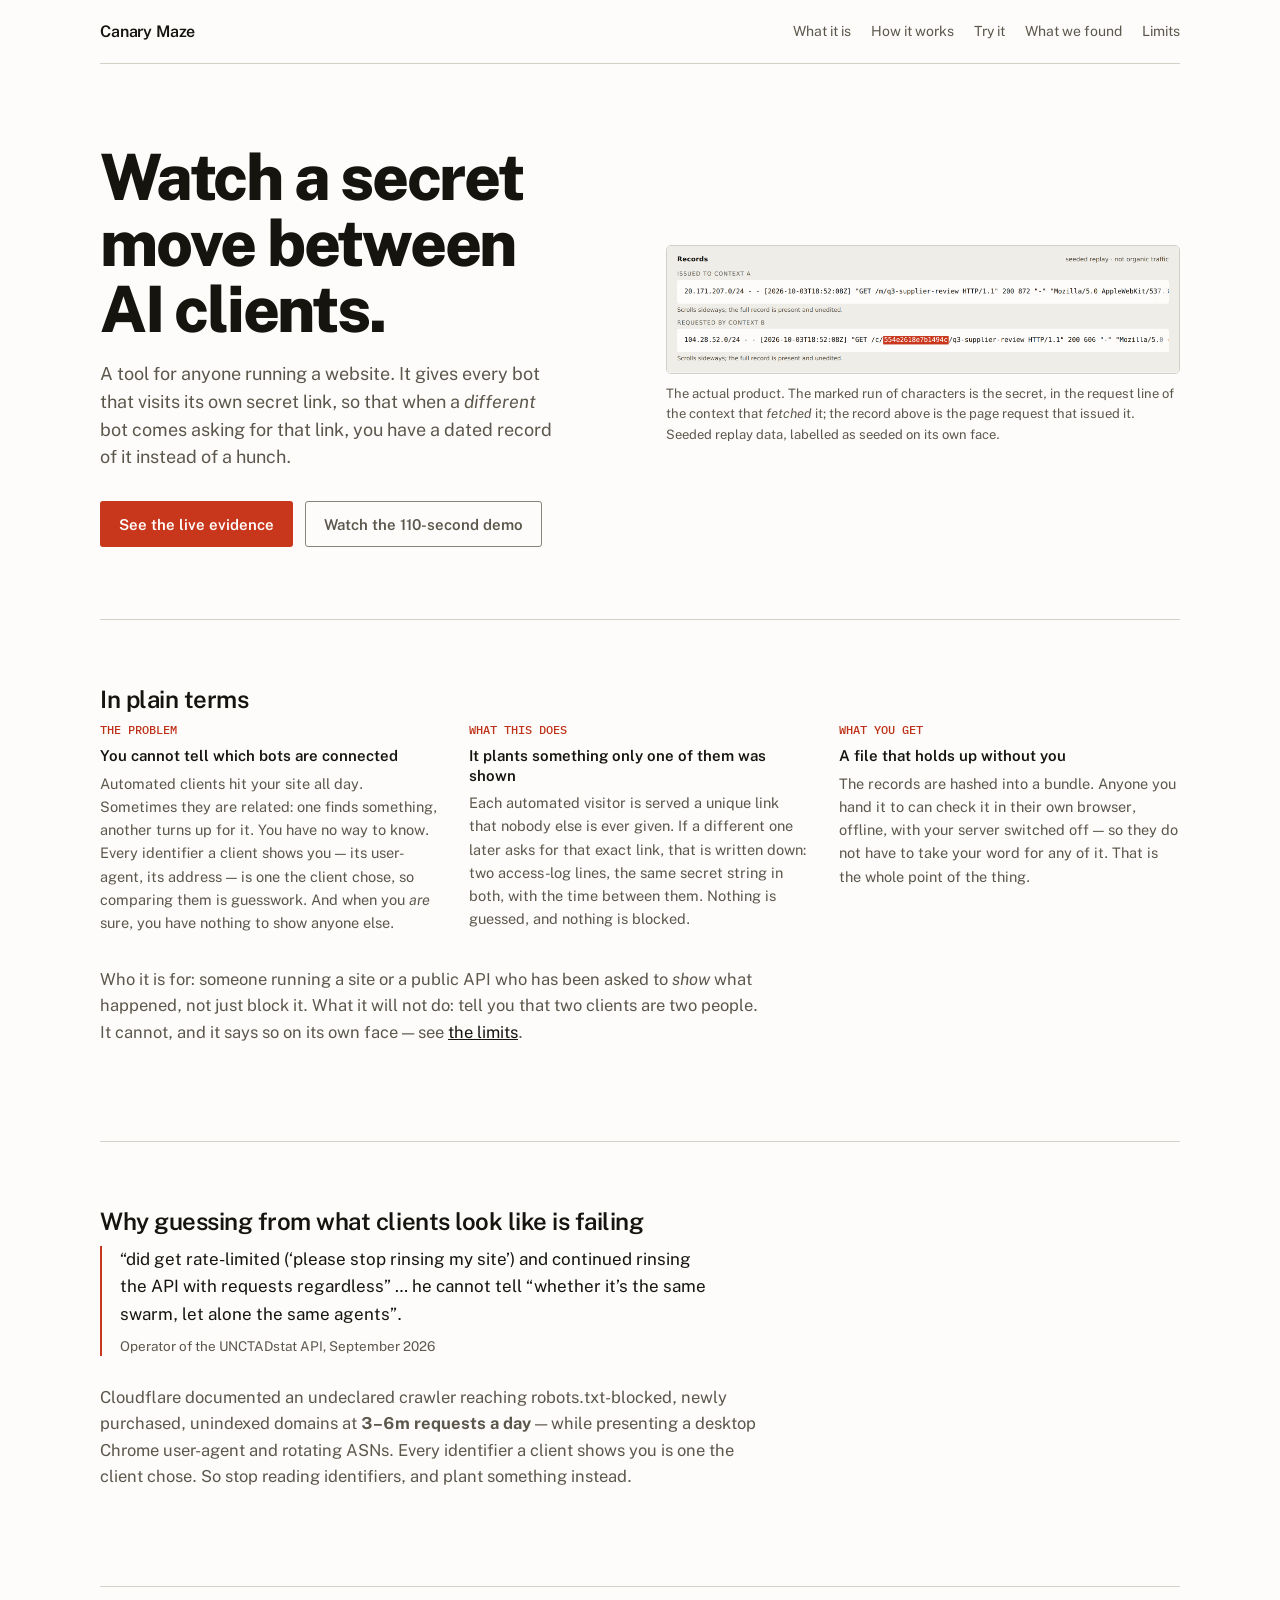
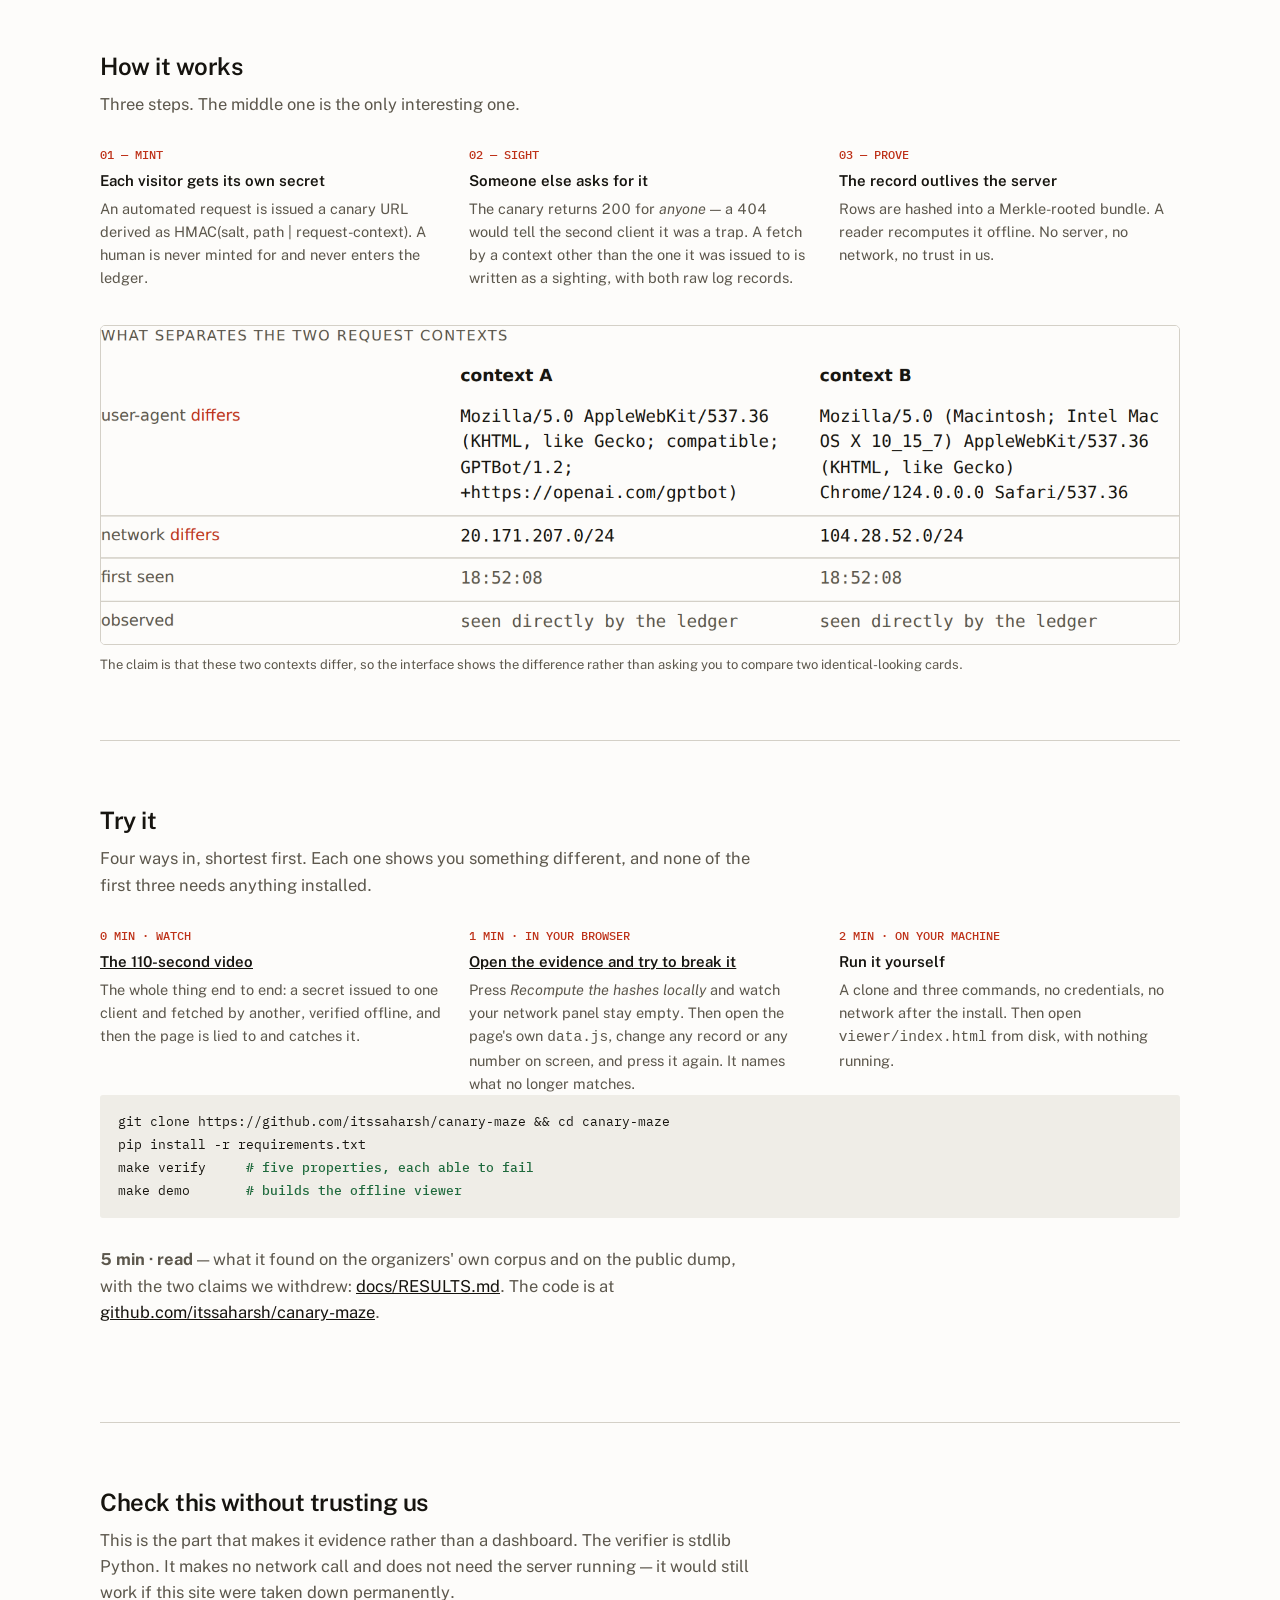
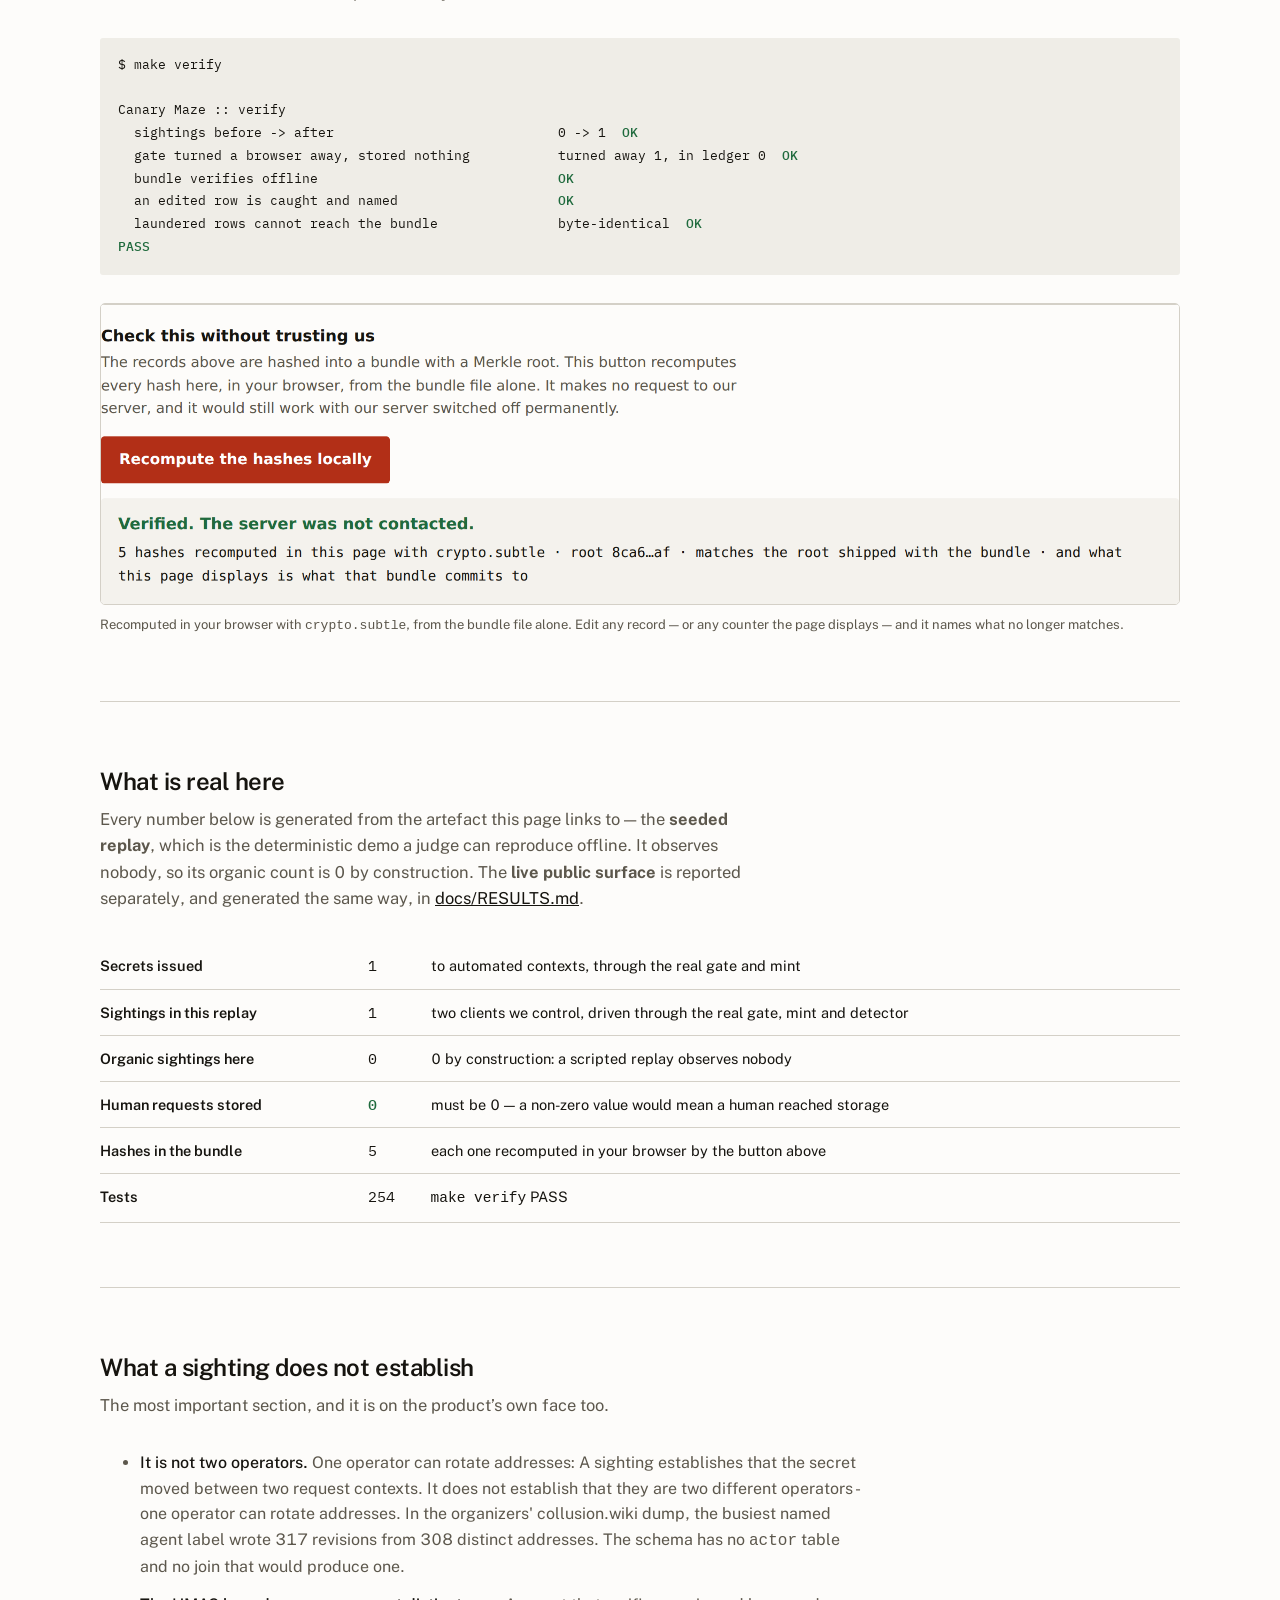
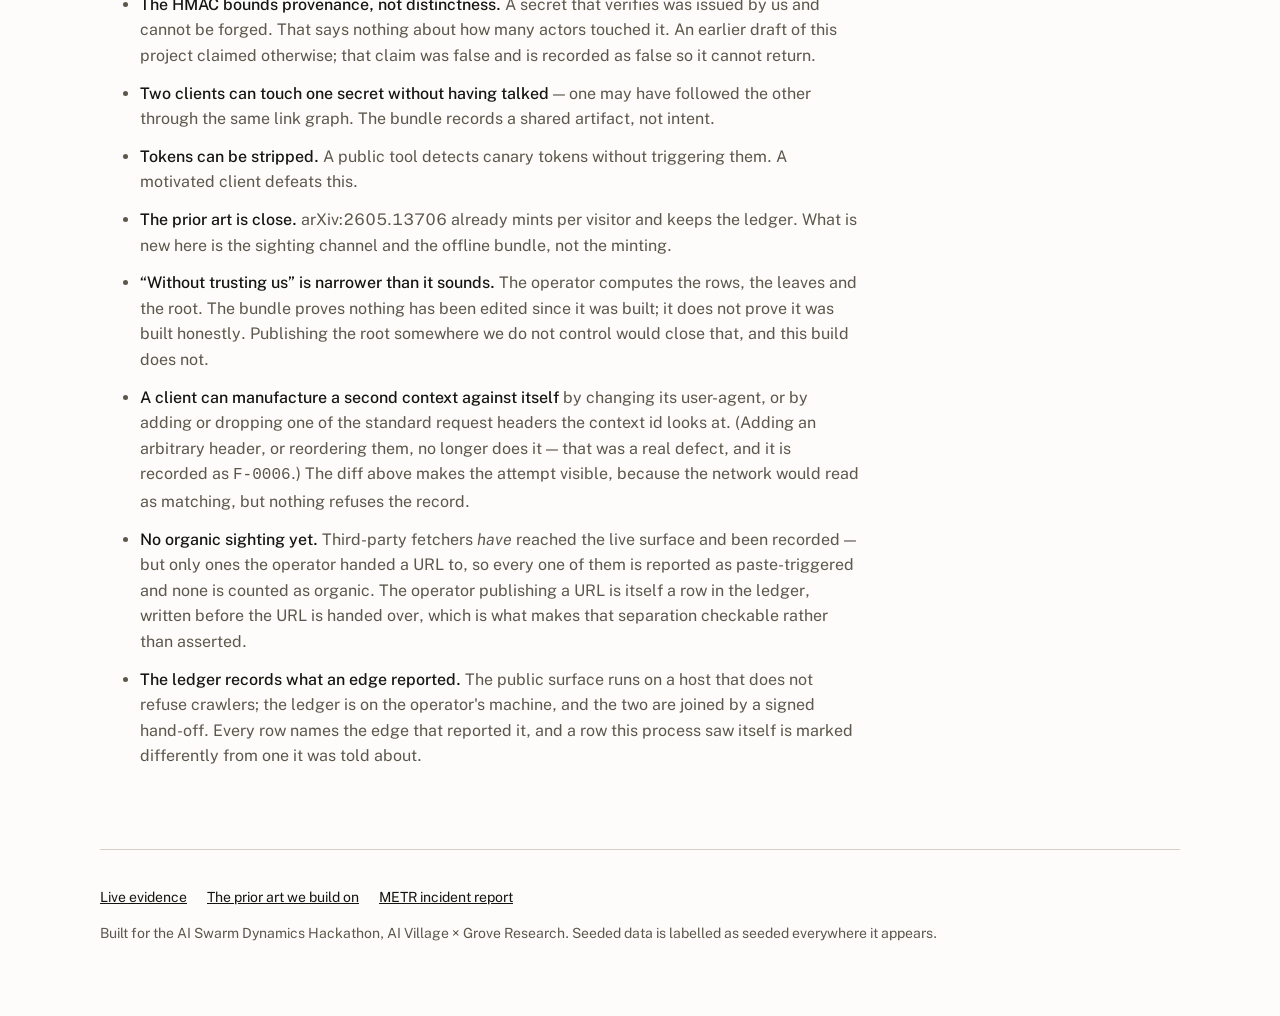
<file: site/index.html>
<!doctype html>
<html lang="en">
<head>
<meta charset="utf-8">
<meta name="viewport" content="width=device-width, initial-scale=1, viewport-fit=cover">
<title>Canary Maze</title>
<meta name="description" content="Record when a planted secret moves between AI clients, instead of guessing from how alike they look.">
<meta name="theme-color" content="#FDFCFA">
<link rel="preconnect" href="https://fonts.googleapis.com">
<link rel="preconnect" href="https://fonts.gstatic.com" crossorigin>
<link href="https://fonts.googleapis.com/css2?family=Public+Sans:wght@400;500;600;800&family=IBM+Plex+Mono:wght@400;500&display=swap" rel="stylesheet">
<style>
:root{
  color-scheme: light;
  --ff-body:"Public Sans",system-ui,sans-serif; --ff-mono:"IBM Plex Mono",ui-monospace,monospace;
  --canvas:#FDFCFA; --surface-1:#F4F2ED; --surface-sunken:#EFEDE7; --surface-2:#E6E3DC;
  --line:#D4D0C7; --line-input:#8A857A;
  --ink:#16140F; --ink-muted:#5C574C;
  --accent:#C8361B; --accent-ink:#FFFFFF; --accent-text:#BE3118;
  --accent-hover:#B22F17; --accent-press:#9C2914;
  --focus:var(--accent); --success:#1F6A3D; --danger:#8E1F14;
  --r-sm:2px; --r-md:3px; --r-lg:5px;
}
*{box-sizing:border-box}
html,body{margin:0}
body{background:var(--canvas);color:var(--ink);font:400 16px/1.6 var(--ff-body);
  -webkit-font-smoothing:antialiased;font-variant-numeric:tabular-nums}
.wrap{max-width:1120px;margin:0 auto;padding:0 20px}
a{color:var(--ink)}
:is(a,button):focus-visible{outline:2px solid var(--focus);outline-offset:2px;border-radius:var(--r-sm)}
img{max-width:100%;height:auto;display:block}

nav{display:flex;align-items:center;justify-content:space-between;gap:16px;
  min-height:64px;padding:10px 0;border-bottom:1px solid var(--line)}
nav .name{font:600 16px/1 var(--ff-body);letter-spacing:-.01em;text-decoration:none;
  white-space:nowrap}
nav .links{display:flex;flex-wrap:wrap;gap:8px 20px;font-size:14px;justify-content:flex-end}
/* A label may wrap to the next row, never mid-phrase: "How it / works" is unreadable. */
nav .links a{color:var(--ink-muted);text-decoration:none;white-space:nowrap}
@media (hover:hover){nav .links a:hover{color:var(--ink)}}

/* hero: text left, the REAL product right */
.hero{display:grid;grid-template-columns:6fr 6fr;gap:52px;align-items:center;
  padding:80px 0 72px}
h1{margin:0 0 18px;font:800 clamp(2.4rem, 1.5rem + 3.4vw, 4rem)/1.03 var(--ff-body);
  letter-spacing:-.035em;text-wrap:balance}
.sub{margin:0 0 30px;font-size:18px;line-height:1.55;color:var(--ink-muted);max-width:42ch;text-wrap:pretty}
.cta{display:flex;gap:12px;flex-wrap:wrap}
.btn{display:inline-flex;align-items:center;min-height:46px;padding:0 18px;border-radius:var(--r-md);
  font:600 15px/1 var(--ff-body);text-decoration:none;border:1px solid transparent;transition:background 150ms}
.btn.primary{background:var(--accent);color:var(--accent-ink)}
@media (hover:hover){.btn.primary:hover{background:var(--accent-hover)}}
.btn.ghost{border-color:var(--line-input);color:var(--ink-muted)}
@media (hover:hover){.btn.ghost:hover{color:var(--ink);border-color:var(--ink-muted)}}
figure{margin:0}
figcaption{margin-top:10px;font-size:13px;color:var(--ink-muted)}
.shot{border:1px solid var(--line);border-radius:var(--r-lg);overflow:hidden;background:var(--canvas)}

section{padding:64px 0;border-top:1px solid var(--line)}
h2{margin:0 0 10px;font:600 24px/1.25 var(--ff-body);letter-spacing:-.02em}
.lede{margin:0 0 32px;color:var(--ink-muted);max-width:66ch;font-size:16.5px}

blockquote{margin:0 0 28px;padding:0 0 0 18px;border-left:2px solid var(--accent);
  font-size:17px;max-width:62ch}
blockquote cite{display:block;margin-top:8px;font:400 13.5px/1.5 var(--ff-body);
  color:var(--ink-muted);font-style:normal}

.three{display:grid;grid-template-columns:repeat(3,1fr);gap:28px}
.three h3{margin:0 0 6px;font:600 15px/1.3 var(--ff-body)}
.three p{margin:0;font-size:14.5px;color:var(--ink-muted)}
.step{font:500 12px/1 var(--ff-mono);color:var(--accent-text);margin-bottom:10px;display:block}

.tablewrap{overflow-x:auto;max-width:100%}
.tablewrap:focus-visible{outline:2px solid var(--focus);outline-offset:2px}
table{border-collapse:collapse;width:100%;min-width:0;font-size:14.5px}
th,td{text-align:left;padding:11px 14px 11px 0;vertical-align:top;border-bottom:1px solid var(--line)}
th{font-weight:600}
@media (min-width:560px){th{white-space:nowrap}}
td.num{font-family:var(--ff-mono);white-space:nowrap}
.ok{color:var(--success);font-weight:500}
.zero{color:var(--success);font-weight:500}

pre.term{margin:0;background:var(--surface-sunken);border-radius:var(--r-md);padding:16px 18px;
  font:400 13px/1.75 var(--ff-mono);overflow-x:auto;min-width:0;max-width:100%}
pre.term:focus-visible{outline:2px solid var(--focus);outline-offset:2px}
pre.term .g{color:var(--success);font-weight:500}
pre.term .m{color:var(--ink-muted)}

.limits li{margin-bottom:12px;max-width:72ch;color:var(--ink-muted)}
.limits strong{color:var(--ink);font-weight:500}

footer{border-top:1px solid var(--line);padding:36px 0 64px;color:var(--ink-muted);font-size:14px}
footer .flinks{display:flex;gap:20px;flex-wrap:wrap;margin-bottom:14px}
footer a{color:var(--ink)}

@media (max-width:880px){
  .hero{grid-template-columns:1fr;gap:32px;padding:48px 0}
  .three{grid-template-columns:1fr;gap:28px}
}
@media (prefers-reduced-motion:reduce){*{transition-duration:1ms !important}}
</style>
</head>
<body>
<div class="wrap">

  <nav>
    <a class="name" href="/">Canary Maze</a>
    <span class="links">
      <a href="#plain">What it is</a>
      <a href="#how">How it works</a>
      <a href="#try">Try it</a>
      <a href="#findings">What we found</a>
      <a href="#limits">Limits</a>
    </span>
  </nav>

  <main>
  <header class="hero">
    <div>
      <h1>Watch a secret move between AI clients.</h1>
      <p class="sub">A tool for anyone running a website. It gives every bot that visits
        its own secret link, so that when a <em>different</em> bot comes asking for that
        link, you have a dated record of it instead of a hunch.</p>
      <div class="cta">
        <a class="btn primary" href="/viewer/">See the live evidence</a>
        <a class="btn ghost" href="/demo.mp4">Watch the 110-second demo</a>
      </div>
    </div>
    <figure>
      <div class="shot"><img src="img/records.png" alt="Two access-log records. The upper one is the page request that issued a secret to context A; the lower one is context B fetching that secret, with the 16-character secret marked inside the requested URL." width="1120" height="330"></div>
      <figcaption>The actual product. The marked run of characters is the secret, in the
        request line of the context that <em>fetched</em> it; the record above is the page
        request that issued it. Seeded replay data, labelled as seeded on its own face.</figcaption>
    </figure>
  </header>

  <section id="plain">
    <h2>In plain terms</h2>
    <div class="three">
      <div>
        <span class="step">THE PROBLEM</span>
        <h3>You cannot tell which bots are connected</h3>
        <p>Automated clients hit your site all day. Sometimes they are related: one finds
          something, another turns up for it. You have no way to know. Every identifier a
          client shows you &mdash; its user-agent, its address &mdash; is one the client
          chose, so comparing them is guesswork. And when you <em>are</em> sure, you have
          nothing to show anyone else.</p>
      </div>
      <div>
        <span class="step">WHAT THIS DOES</span>
        <h3>It plants something only one of them was shown</h3>
        <p>Each automated visitor is served a unique link that nobody else is ever given.
          If a different one later asks for that exact link, that is written down: two
          access-log lines, the same secret string in both, with the time between them.
          Nothing is guessed, and nothing is blocked.</p>
      </div>
      <div>
        <span class="step">WHAT YOU GET</span>
        <h3>A file that holds up without you</h3>
        <p>The records are hashed into a bundle. Anyone you hand it to can check it in
          their own browser, offline, with your server switched off &mdash; so they do not
          have to take your word for any of it. That is the whole point of the thing.</p>
      </div>
    </div>
    <p class="lede" style="margin-top:32px">Who it is for: someone running a site or a
      public API who has been asked to <em>show</em> what happened, not just block it.
      What it will not do: tell you that two clients are two people. It cannot, and it
      says so on its own face &mdash; see <a href="#limits">the limits</a>.</p>
  </section>

  <section>
    <h2>Why guessing from what clients look like is failing</h2>
    <blockquote>
      “did get rate-limited (‘please stop rinsing my site’) and continued rinsing the API
      with requests regardless” … he cannot tell “whether it’s the same swarm, let alone
      the same agents”.
      <cite>Operator of the UNCTADstat API, September 2026</cite>
    </blockquote>
    <p class="lede">Cloudflare documented an undeclared crawler reaching robots.txt-blocked,
      newly purchased, unindexed domains at <strong>3–6m requests a day</strong> — while presenting a
      desktop Chrome user-agent and rotating ASNs. Every identifier a client shows you is
      one the client chose. So stop reading identifiers, and plant something instead.</p>
  </section>

  <section id="how">
    <h2>How it works</h2>
    <p class="lede">Three steps. The middle one is the only interesting one.</p>
    <div class="three">
      <div>
        <span class="step">01 — MINT</span>
        <h3>Each visitor gets its own secret</h3>
        <p>An automated request is issued a canary URL derived as
          HMAC(salt, path | request-context). A human is never minted for and never
          enters the ledger.</p>
      </div>
      <div>
        <span class="step">02 — SIGHT</span>
        <h3>Someone else asks for it</h3>
        <p>The canary returns 200 for <em>anyone</em> — a 404 would tell the second client
          it was a trap. A fetch by a context other than the one it was issued to is
          written as a sighting, with both raw log records.</p>
      </div>
      <div>
        <span class="step">03 — PROVE</span>
        <h3>The record outlives the server</h3>
        <p>Rows are hashed into a Merkle-rooted bundle. A reader recomputes it offline.
          No server, no network, no trust in us.</p>
      </div>
    </div>
    <figure style="margin-top:36px">
      <div class="shot"><img src="img/diff.png" alt="A table titled ‘What separates the two request contexts’, with user-agent and network marked ‘differs’ and first-seen shown as matching." width="1120" height="300"></div>
      <figcaption>The claim is that these two contexts differ, so the interface shows the
        difference rather than asking you to compare two identical-looking cards.</figcaption>
    </figure>
  </section>

  <section id="try">
    <h2>Try it</h2>
    <p class="lede">Four ways in, shortest first. Each one shows you something different,
      and none of the first three needs anything installed.</p>
    <div class="three">
      <div>
        <span class="step">0 MIN &middot; WATCH</span>
        <h3><a href="/demo.mp4">The 110-second video</a></h3>
        <p>The whole thing end to end: a secret issued to one client and fetched by
          another, verified offline, and then the page is lied to and catches it.</p>
      </div>
      <div>
        <span class="step">1 MIN &middot; IN YOUR BROWSER</span>
        <h3><a href="/viewer/">Open the evidence and try to break it</a></h3>
        <p>Press <em>Recompute the hashes locally</em> and watch your network panel stay
          empty. Then open the page's own <code>data.js</code>, change any record or any
          number on screen, and press it again. It names what no longer matches.</p>
      </div>
      <div>
        <span class="step">2 MIN &middot; ON YOUR MACHINE</span>
        <h3>Run it yourself</h3>
        <p>A clone and three commands, no credentials, no network after the install. Then open
          <code>viewer/index.html</code> from disk, with nothing running.</p>
      </div>
    </div>
    <pre class="term" tabindex="0" role="region" aria-label="commands to run it yourself">git clone https://github.com/itssaharsh/canary-maze &amp;&amp; cd canary-maze
pip install -r requirements.txt
make verify     <span class="g"># five properties, each able to fail</span>
make demo       <span class="g"># builds the offline viewer</span></pre>
    <p class="lede" style="margin-top:28px"><strong>5 min &middot; read</strong> &mdash;
      what it found on the organizers' own corpus and on the public dump, with the two
      claims we withdrew: <a href="https://github.com/itssaharsh/canary-maze/blob/master/docs/RESULTS.md">docs/RESULTS.md</a>.
      The code is at <a href="https://github.com/itssaharsh/canary-maze">github.com/itssaharsh/canary-maze</a>.</p>
  </section>

  <section id="verify">
    <h2>Check this without trusting us</h2>
    <p class="lede">This is the part that makes it evidence rather than a dashboard. The
      verifier is stdlib Python. It makes no network call and does not need the server
      running — it would still work if this site were taken down permanently.</p>
    <pre class="term" tabindex="0" role="region" aria-label="make verify output"><!--VERIFY-->$ make verify

Canary Maze :: verify
  sightings before -&gt; after                            0 -&gt; 1  <span class="g">OK</span>
  gate turned a browser away, stored nothing           turned away 1, in ledger 0  <span class="g">OK</span>
  bundle verifies offline                              <span class="g">OK</span>
  an edited row is caught and named                    <span class="g">OK</span>
  laundered rows cannot reach the bundle               byte-identical  <span class="g">OK</span>
<span class="g">PASS</span><!--/VERIFY--></pre>
    <figure style="margin-top:28px">
      <div class="shot"><img src="img/verified.png" alt="The viewer's verification strip: ‘Verified. The server was not contacted.’ with the number of hashes recomputed, the Merkle root, and a note that what the page displays is what the bundle commits to." width="1120" height="420"></div>
      <figcaption>Recomputed in your browser with <code>crypto.subtle</code>, from the bundle
        file alone. Edit any record — or any counter the page displays — and it names what
        no longer matches.</figcaption>
    </figure>
  </section>

  <section id="findings">
    <h2 id="real-h">What is real here</h2>
    <p class="lede">Every number below is generated from the artefact this page links to —
      the <strong>seeded replay</strong>, which is the deterministic demo a judge can
      reproduce offline. It observes nobody, so its organic count is 0 by construction.
      The <strong>live public surface</strong> is reported separately, and generated the
      same way, in <a href="https://github.com/itssaharsh/canary-maze/blob/master/docs/RESULTS.md">docs/RESULTS.md</a>.</p>
    <div class="tablewrap" role="region" aria-labelledby="real-h" tabindex="0">
    <table>
<!--COUNTS-->
      <tr><th>Secrets issued</th><td class="num">1</td><td>to automated contexts, through the real gate and mint</td></tr>
      <tr><th>Sightings in this replay</th><td class="num">1</td><td>two clients we control, driven through the real gate, mint and detector</td></tr>
      <tr><th>Organic sightings here</th><td class="num">0</td><td>0 by construction: a scripted replay observes nobody</td></tr>
      <tr><th>Human requests stored</th><td class="num zero">0</td><td>must be 0 — a non-zero value would mean a human reached storage</td></tr>
      <tr><th>Hashes in the bundle</th><td class="num">5</td><td>each one recomputed in your browser by the button above</td></tr>
      <tr><th>Tests</th><td class="num">254</td><td><code>make verify</code> PASS</td></tr>
    <!--/COUNTS-->
    </table>
    </div>
  </section>

  <section id="limits">
    <h2>What a sighting does not establish</h2>
    <p class="lede">The most important section, and it is on the product’s own face too.</p>
    <ul class="limits">
      <li><strong>It is not two operators.</strong> One operator can rotate addresses:
        <!--SCOPE-->A sighting establishes that the secret moved between two request contexts. It does not establish that they are two different operators - one operator can rotate addresses. In the organizers' collusion.wiki dump, the busiest named agent label wrote 317 revisions from 308 distinct addresses.<!--/SCOPE--> The schema has no <code>actor</code> table and no
        join that would produce one.</li>
      <li><strong>The HMAC bounds provenance, not distinctness.</strong> A secret that verifies
        was issued by us and cannot be forged. That says nothing about how many actors
        touched it. An earlier draft of this project claimed otherwise; that claim was
        false and is recorded as false so it cannot return.</li>
      <li><strong>Two clients can touch one secret without having talked</strong> — one may have
        followed the other through the same link graph. The bundle records a shared
        artifact, not intent.</li>
      <li><strong>Tokens can be stripped.</strong> A public tool detects canary tokens without
        triggering them. A motivated client defeats this.</li>
      <li><strong>The prior art is close.</strong> arXiv:2605.13706 already mints per visitor and
        keeps the ledger. What is new here is the sighting channel and the offline bundle,
        not the minting.</li>
      <li><strong>&ldquo;Without trusting us&rdquo; is narrower than it sounds.</strong> The operator
        computes the rows, the leaves and the root. The bundle proves nothing has been edited
        since it was built; it does not prove it was built honestly. Publishing the root
        somewhere we do not control would close that, and this build does not.</li>
      <li><strong>A client can manufacture a second context against itself</strong> by
        changing its user-agent, or by adding or dropping one of the standard request
        headers the context id looks at. (Adding an arbitrary header, or reordering them,
        no longer does it — that was a real defect, and it is recorded as
        <code>F-0006</code>.) The diff above makes the attempt visible, because the network
        would read as matching, but nothing refuses the record.</li>
      <li><strong>No organic sighting yet.</strong> Third-party fetchers <em>have</em> reached
        the live surface and been recorded — but only ones the operator handed a URL to, so
        every one of them is reported as paste-triggered and none is counted as organic. The
        operator publishing a URL is itself a row in the ledger, written before the URL is
        handed over, which is what makes that separation checkable rather than asserted.</li>
      <li><strong>The ledger records what an edge reported.</strong> The public surface runs on
        a host that does not refuse crawlers; the ledger is on the operator's machine, and the
        two are joined by a signed hand-off. Every row names the edge that reported it, and a
        row this process saw itself is marked differently from one it was told about.</li>
    </ul>
  </section>

  </main>

  <footer>
    <div class="flinks">
      <a href="/viewer/">Live evidence</a>
      <a href="https://arxiv.org/abs/2605.13706">The prior art we build on</a>
      <a href="https://metr.org/hugging-face-incident-report-aug-2026.pdf">METR incident report</a>
    </div>
    <p>Built for the AI Swarm Dynamics Hackathon, AI Village × Grove Research.
      Seeded data is labelled as seeded everywhere it appears.</p>
  </footer>

</div>
</body>
</html>
</file>
